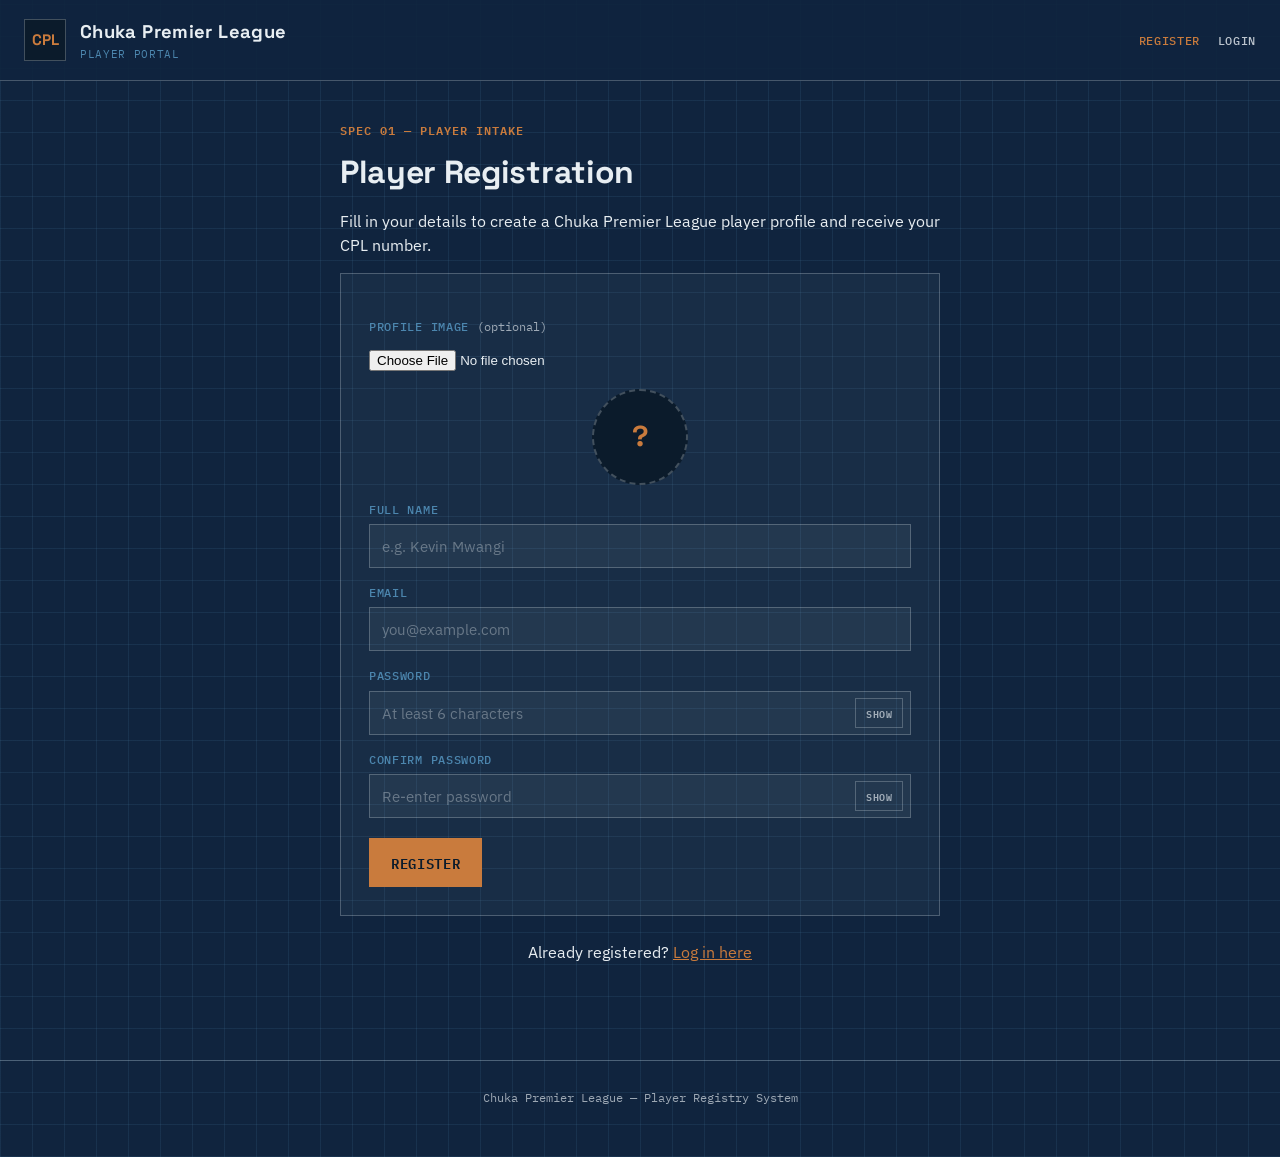
<file: index.html>
<!DOCTYPE html>
<html lang="en">
<head>
<meta charset="UTF-8" />
<meta name="viewport" content="width=device-width, initial-scale=1.0" />
<title>Player Registration | Chuka Premier League</title>
<link rel="stylesheet" href="style.css" />
</head>
<body>

<header class="site">
  <div class="logo-mark">CPL</div>
  <div class="brand">
    <strong>Chuka Premier League</strong>
    <span>Player Portal</span>
  </div>
  <nav>
    <a href="index.html" aria-current="page">Register</a>
    <a href="login.html">Login</a>
  </nav>
</header>

<main class="narrow">
  <span class="eyebrow">Spec 01 — Player Intake</span>
  <h1>Player Registration</h1>
  <p>Fill in your details to create a Chuka Premier League player profile and receive your CPL number.</p>

  <div class="panel">
    <form id="regForm">
      <label for="image">Profile Image <span class="opt">(optional)</span></label>
      <input type="file" id="image" accept="image/*" />
      <div class="avatar-preview-wrap">
        <img id="preview" class="avatar-preview" alt="Profile preview" />
        <div id="fallback" class="avatar-fallback">?</div>
      </div>

      <label for="name">Full Name</label>
      <input type="text" id="name" placeholder="e.g. Kevin Mwangi" required />

      <label for="email">Email</label>
      <input type="email" id="email" placeholder="you@example.com" required />

      <label for="password">Password</label>
      <div class="pw-wrap">
        <input type="password" id="password" required minlength="6" placeholder="At least 6 characters" />
        <button type="button" class="pw-toggle" data-target="password">Show</button>
      </div>

      <label for="confirmPassword">Confirm Password</label>
      <div class="pw-wrap">
        <input type="password" id="confirmPassword" required minlength="6" placeholder="Re-enter password" />
        <button type="button" class="pw-toggle" data-target="confirmPassword">Show</button>
      </div>

      <button type="submit" id="submitBtn">Register</button>
      <div id="msg" class="msg"></div>
    </form>
  </div>

  <p style="text-align:center;">Already registered? <a href="login.html">Log in here</a></p>
</main>

<footer>Chuka Premier League &mdash; Player Registry System</footer>

<script src="config.js"></script>
<script>
const form = document.getElementById('regForm');
const msg = document.getElementById('msg');
const submitBtn = document.getElementById('submitBtn');
const imageInput = document.getElementById('image');
const preview = document.getElementById('preview');
const fallback = document.getElementById('fallback');
const nameInput = document.getElementById('name');

function updateFallbackInitial() {
  const n = nameInput.value.trim();
  fallback.textContent = n ? n.charAt(0).toUpperCase() : '?';
}
nameInput.addEventListener('input', updateFallbackInitial);

imageInput.addEventListener('change', () => {
  const file = imageInput.files[0];
  if (file) {
    preview.src = URL.createObjectURL(file);
    preview.style.display = 'block';
    fallback.style.display = 'none';
  } else {
    preview.style.display = 'none';
    fallback.style.display = 'flex';
  }
});

document.querySelectorAll('.pw-toggle').forEach(btn => {
  btn.addEventListener('click', () => {
    const target = document.getElementById(btn.dataset.target);
    const isHidden = target.type === 'password';
    target.type = isHidden ? 'text' : 'password';
    btn.textContent = isHidden ? 'Hide' : 'Show';
  });
});

function showMsg(text, ok) {
  msg.textContent = text;
  msg.className = 'msg show ' + (ok ? 'ok' : 'err');
}

form.addEventListener('submit', async (e) => {
  e.preventDefault();
  msg.className = 'msg';

  const name = nameInput.value.trim();
  const email = document.getElementById('email').value.trim();
  const password = document.getElementById('password').value;
  const confirmPassword = document.getElementById('confirmPassword').value;

  if (password !== confirmPassword) {
    showMsg('Passwords do not match.', false);
    return;
  }

  submitBtn.disabled = true;
  submitBtn.textContent = 'Registering...';

  try {
    const imageBase64 = await fileToBase64(imageInput.files[0]);
    const result = await callApi('register', { name, email, password, image: imageBase64 });

    if (result.ok) {
      setSession(result.profile);
      showMsg('Registered! Your CPL number is ' + result.profile.CPLNumber + '. Redirecting...', true);
      setTimeout(() => { window.location.href = 'profile.html'; }, 1500);
    } else {
      showMsg(result.error || 'Registration failed.', false);
    }
  } catch (err) {
    showMsg('Network error: ' + err.message, false);
  } finally {
    submitBtn.disabled = false;
    submitBtn.textContent = 'Register';
  }
});
</script>
</body>
</html>
</file>
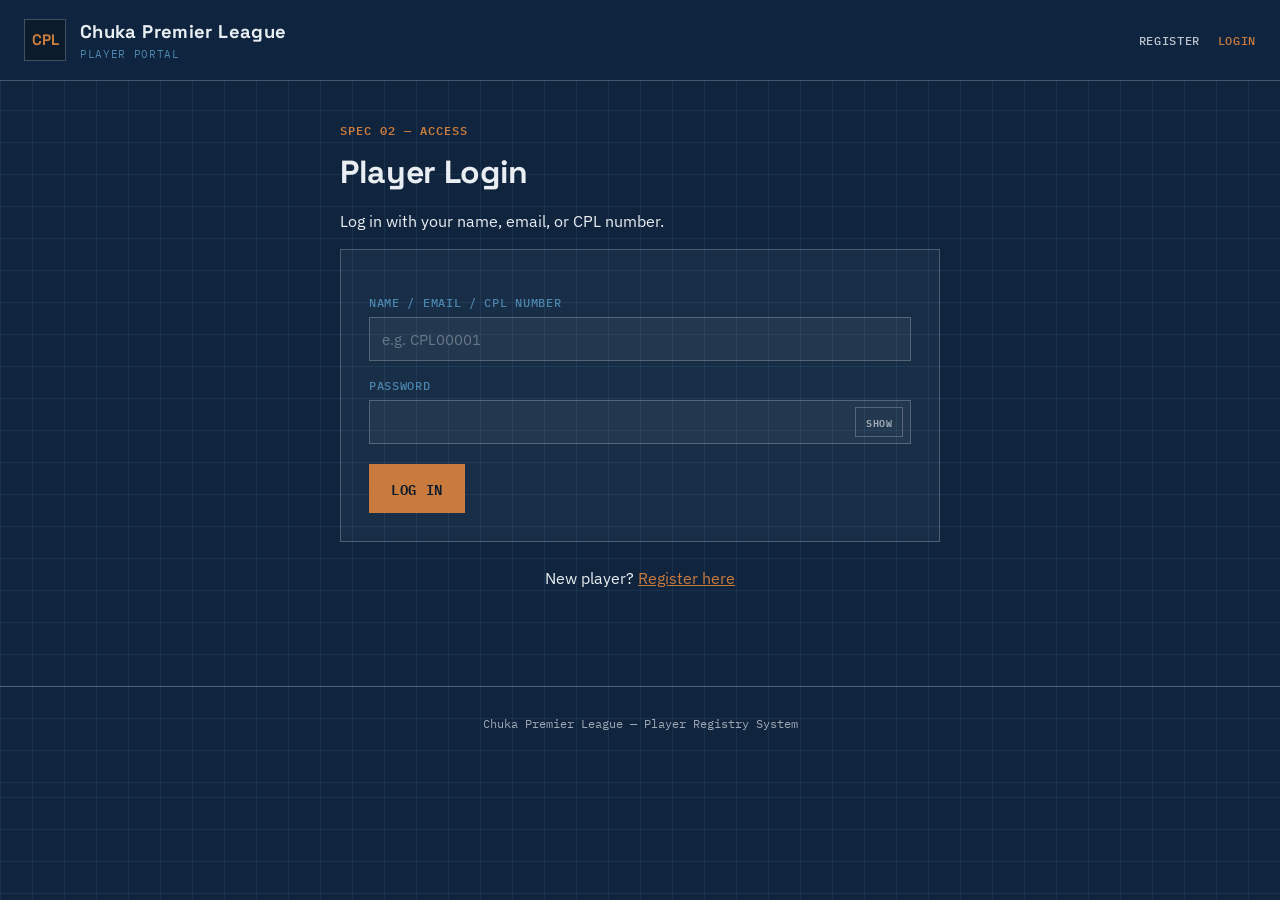
<file: login.html>
<!DOCTYPE html>
<html lang="en">
<head>
<meta charset="UTF-8" />
<meta name="viewport" content="width=device-width, initial-scale=1.0" />
<title>Login | Chuka Premier League</title>
<link rel="stylesheet" href="style.css" />
</head>
<body>

<header class="site">
  <div class="logo-mark">CPL</div>
  <div class="brand">
    <strong>Chuka Premier League</strong>
    <span>Player Portal</span>
  </div>
  <nav>
    <a href="index.html">Register</a>
    <a href="login.html" aria-current="page">Login</a>
  </nav>
</header>

<main class="narrow">
  <span class="eyebrow">Spec 02 — Access</span>
  <h1>Player Login</h1>
  <p>Log in with your name, email, or CPL number.</p>

  <div class="panel">
    <form id="loginForm">
      <label for="loginId">Name / Email / CPL Number</label>
      <input type="text" id="loginId" placeholder="e.g. CPL00001" required />

      <label for="password">Password</label>
      <div class="pw-wrap">
        <input type="password" id="password" required />
        <button type="button" class="pw-toggle" data-target="password">Show</button>
      </div>

      <button type="submit" id="submitBtn">Log In</button>
      <div id="msg" class="msg"></div>
    </form>
  </div>

  <p style="text-align:center;">New player? <a href="index.html">Register here</a></p>
</main>

<footer>Chuka Premier League &mdash; Player Registry System</footer>

<script src="config.js"></script>
<script>
const form = document.getElementById('loginForm');
const msg = document.getElementById('msg');
const submitBtn = document.getElementById('submitBtn');

document.querySelectorAll('.pw-toggle').forEach(btn => {
  btn.addEventListener('click', () => {
    const target = document.getElementById(btn.dataset.target);
    const isHidden = target.type === 'password';
    target.type = isHidden ? 'text' : 'password';
    btn.textContent = isHidden ? 'Hide' : 'Show';
  });
});

function showMsg(text, ok) {
  msg.textContent = text;
  msg.className = 'msg show ' + (ok ? 'ok' : 'err');
}

form.addEventListener('submit', async (e) => {
  e.preventDefault();
  msg.className = 'msg';

  const loginId = document.getElementById('loginId').value.trim();
  const password = document.getElementById('password').value;

  submitBtn.disabled = true;
  submitBtn.textContent = 'Logging in...';

  try {
    const result = await callApi('login', { loginId, password });
    if (result.ok) {
      setSession(result.profile);
      showMsg('Welcome back, ' + result.profile.Name + '! Redirecting...', true);
      setTimeout(() => { window.location.href = 'profile.html'; }, 1000);
    } else {
      showMsg(result.error || 'Login failed.', false);
    }
  } catch (err) {
    showMsg('Network error: ' + err.message, false);
  } finally {
    submitBtn.disabled = false;
    submitBtn.textContent = 'Log In';
  }
});
</script>
</body>
</html>
</file>
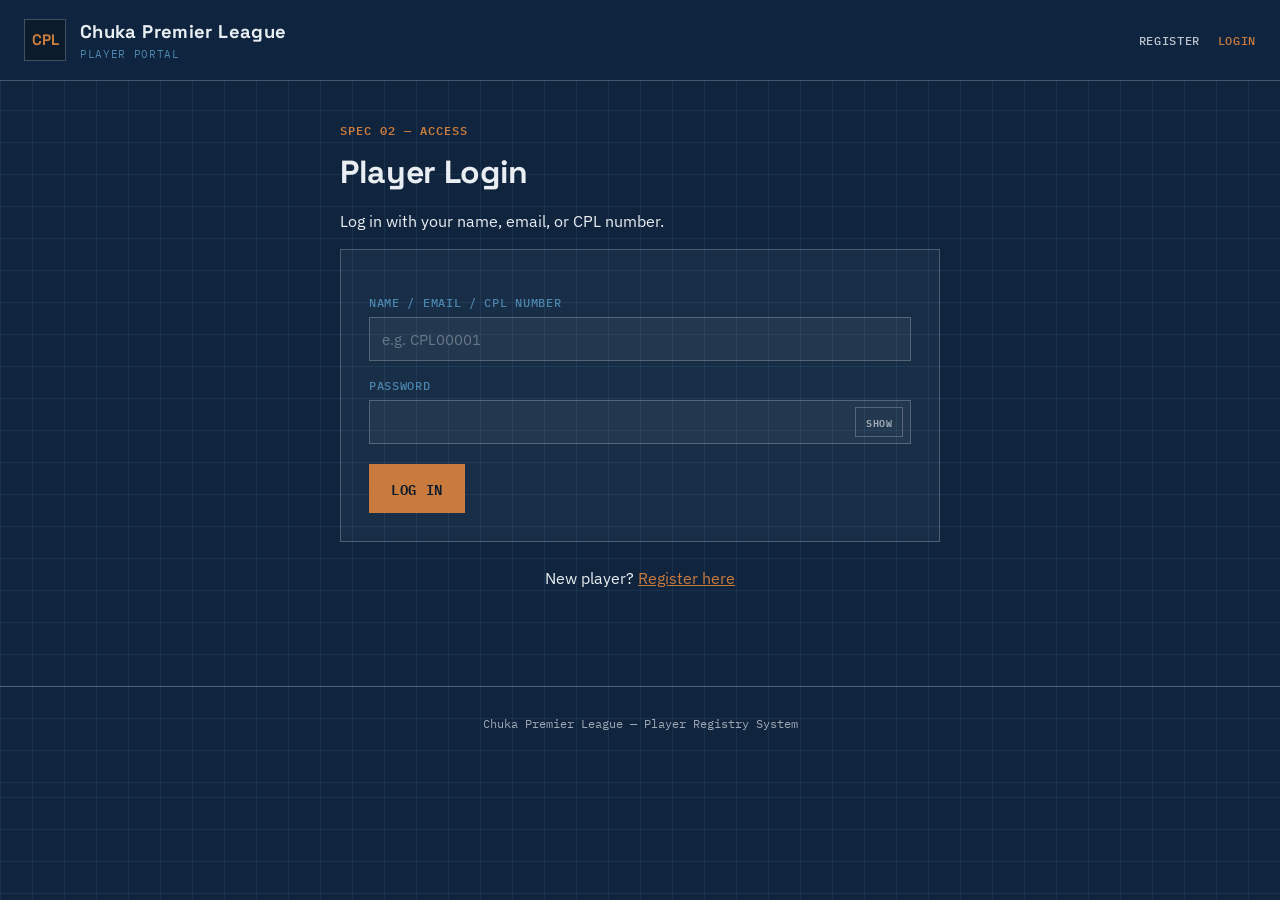
<file: profile.html>
<!DOCTYPE html>
<html lang="en">
<head>
<meta charset="UTF-8" />
<meta name="viewport" content="width=device-width, initial-scale=1.0" />
<title>My Profile | Chuka Premier League</title>
<link rel="stylesheet" href="style.css" />
</head>
<body>

<header class="site">
  <div class="logo-mark">CPL</div>
  <div class="brand">
    <strong>Chuka Premier League</strong>
    <span>Player Portal</span>
  </div>
  <nav>
    <a href="profile.html" aria-current="page">Profile</a>
    <a href="#" id="logoutLink">Log Out</a>
  </nav>
</header>

<main class="narrow">
  <span class="eyebrow">Spec 03 — Player Record</span>
  <h1>My Profile</h1>
  <p>View your player record and update your details or profile photo.</p>

  <div class="panel">
    <div class="player-header">
      <div class="avatar-upload" id="avatarUpload" title="Click to change photo">
        <img id="photo" class="photo" alt="Profile photo" style="display:none;" />
        <div id="photoFallback" class="avatar-fallback">?</div>
        <div class="avatar-edit-badge">Change</div>
      </div>
      <input type="file" id="image" accept="image/*" style="display:none;" />
      <div class="meta">
        <div class="cpl-number" id="cplBadge">CPL Number: —</div>
        <div id="metaName" style="color:var(--muted);font-size:0.9rem;"></div>
        <div id="photoHint" style="color:var(--muted);font-size:0.78rem;margin-top:6px;">Click your photo to upload a new one.</div>
      </div>
    </div>
  </div>

  <div class="panel">
    <form id="profileForm">
      <label for="name">Full Name</label>
      <input type="text" id="name" required />

      <label for="email">Email</label>
      <input type="email" id="email" required />

      <label for="newPassword">New Password <span class="opt">(leave blank to keep current)</span></label>
      <div class="pw-wrap">
        <input type="password" id="newPassword" minlength="6" placeholder="At least 6 characters" />
        <button type="button" class="pw-toggle" data-target="newPassword">Show</button>
      </div>

      <label for="currentPassword">Current Password <span class="opt">(required to save)</span></label>
      <div class="pw-wrap">
        <input type="password" id="currentPassword" required />
        <button type="button" class="pw-toggle" data-target="currentPassword">Show</button>
      </div>

      <button type="submit" id="submitBtn">Save Changes</button>
      <button type="button" class="btn secondary" id="logoutBtn">Log Out</button>
      <div id="msg" class="msg"></div>
    </form>
  </div>
</main>

<style>
  .avatar-upload{position:relative;cursor:pointer;width:120px;height:120px;flex:0 0 auto;}
  .avatar-upload .photo,.avatar-upload .avatar-fallback{width:120px;height:120px;}
  .avatar-edit-badge{
    position:absolute;bottom:0;left:0;right:0;
    background:rgba(11,27,43,0.85);
    color:var(--gold);
    font-family:'IBM Plex Mono',monospace;
    font-size:0.62rem;letter-spacing:0.05em;text-transform:uppercase;
    text-align:center;padding:4px 0;
    border-bottom-left-radius:50%;border-bottom-right-radius:50%;
    opacity:0;transition:opacity .15s ease;
  }
  .avatar-upload:hover .avatar-edit-badge{opacity:1;}
</style>

<footer>Chuka Premier League &mdash; Player Registry System</footer>

<script src="config.js"></script>
<script>
const session = getSession();
if (!session) {
  window.location.href = 'login.html';
}

const form = document.getElementById('profileForm');
const msg = document.getElementById('msg');
const submitBtn = document.getElementById('submitBtn');
const imageInput = document.getElementById('image');
const avatarUpload = document.getElementById('avatarUpload');
const photo = document.getElementById('photo');
const photoFallback = document.getElementById('photoFallback');
const photoHint = document.getElementById('photoHint');
const cplBadge = document.getElementById('cplBadge');
const metaName = document.getElementById('metaName');
const nameInput = document.getElementById('name');

let pendingImageBase64 = ''; // set once a new photo is picked, cleared after save

function fillForm(p) {
  cplBadge.textContent = 'CPL Number: ' + p.CPLNumber;
  metaName.textContent = p.Name + ' — ' + p.Email;
  nameInput.value = p.Name || '';
  document.getElementById('email').value = p.Email || '';

  if (p.ImageUrl) {
    photo.src = p.ImageUrl;
    photo.style.display = 'block';
    photoFallback.style.display = 'none';
  } else {
    photo.style.display = 'none';
    photoFallback.style.display = 'flex';
    photoFallback.textContent = (p.Name || '?').charAt(0).toUpperCase();
  }
}

fillForm(session);

// Refresh from server in case data changed elsewhere
(async () => {
  const result = await callApi('getProfile', { cplNumber: session.CPLNumber });
  if (result.ok) {
    setSession(result.profile);
    fillForm(result.profile);
  }
})();

avatarUpload.addEventListener('click', () => imageInput.click());

imageInput.addEventListener('change', async () => {
  const file = imageInput.files[0];
  if (!file) return;
  pendingImageBase64 = await fileToBase64(file);
  photo.src = URL.createObjectURL(file);
  photo.style.display = 'block';
  photoFallback.style.display = 'none';
  photoHint.textContent = 'New photo selected — click "Save Changes" below to apply it.';
  photoHint.style.color = 'var(--gold)';
});

document.querySelectorAll('.pw-toggle').forEach(btn => {
  btn.addEventListener('click', () => {
    const target = document.getElementById(btn.dataset.target);
    const isHidden = target.type === 'password';
    target.type = isHidden ? 'text' : 'password';
    btn.textContent = isHidden ? 'Hide' : 'Show';
  });
});

function showMsg(text, ok) {
  msg.textContent = text;
  msg.className = 'msg show ' + (ok ? 'ok' : 'err');
}

form.addEventListener('submit', async (e) => {
  e.preventDefault();
  msg.className = 'msg';

  const name = nameInput.value.trim();
  const email = document.getElementById('email').value.trim();
  const newPassword = document.getElementById('newPassword').value;
  const currentPassword = document.getElementById('currentPassword').value;

  submitBtn.disabled = true;
  submitBtn.textContent = 'Saving...';

  try {
    const payload = { cplNumber: session.CPLNumber, currentPassword, name, email };
    if (newPassword) payload.newPassword = newPassword;
    if (pendingImageBase64) payload.image = pendingImageBase64;

    const result = await callApi('updateProfile', payload);
    if (result.ok) {
      setSession(result.profile);
      fillForm(result.profile);
      imageInput.value = '';
      pendingImageBase64 = '';
      photoHint.textContent = 'Click your photo to upload a new one.';
      photoHint.style.color = 'var(--muted)';
      document.getElementById('currentPassword').value = '';
      document.getElementById('newPassword').value = '';
      showMsg('Profile updated successfully.', true);
    } else {
      showMsg(result.error || 'Update failed.', false);
    }
  } catch (err) {
    showMsg('Network error: ' + err.message, false);
  } finally {
    submitBtn.disabled = false;
    submitBtn.textContent = 'Save Changes';
  }
});

function doLogout(e) {
  if (e) e.preventDefault();
  clearSession();
  window.location.href = 'login.html';
}
document.getElementById('logoutBtn').addEventListener('click', doLogout);
document.getElementById('logoutLink').addEventListener('click', doLogout);
</script>
</body>
</html>
</file>
<file: style.css>
/* ==========================================================
   CHUKA PREMIER LEAGUE — site-wide stylesheet
   "Engineering blueprint" theme — grid-paper navy background,
   copper accent, spec-sheet numbered sections, mono labels.
   Shared by every page in the site (flat file structure).
   ========================================================== */

@import url('https://fonts.googleapis.com/css2?family=Space+Grotesk:wght@400;500;600;700&family=IBM+Plex+Sans:wght@400;500;600&family=IBM+Plex+Mono:wght@400;500;600&display=swap');

:root{
  --soil:      #10243E;
  --soil-dark: #0B1B2B;
  --cream:     #10243E;
  --gold:      #C97B3D;
  --maroon:    #B5672E;
  --ink:       #E8EEF2;
  --muted:     rgba(232,238,242,0.65);
  --line:      rgba(232,238,242,0.25);
  --blueprint-line: #4C86AE;
  --ok:        #3F8F5F;
  --warn:      #B4453A;
  --radius:    0px;
  --shadow:    none;
  --wash:      rgba(232,238,242,0.04);
  --wash-2:    rgba(232,238,242,0.07);
}

*{box-sizing:border-box;}
html{scroll-behavior:smooth;}
body{
  margin:0;
  font-family:'IBM Plex Sans', sans-serif;
  background:
    repeating-linear-gradient(0deg, rgba(76,134,174,0.14) 0px, rgba(76,134,174,0.14) 1px, transparent 1px, transparent 32px),
    repeating-linear-gradient(90deg, rgba(76,134,174,0.14) 0px, rgba(76,134,174,0.14) 1px, transparent 1px, transparent 32px),
    var(--cream);
  color:var(--ink);
  line-height:1.5;
}
h1,h2,h3,.display{
  font-family:'Space Grotesk', sans-serif;
  font-weight:700;
  letter-spacing:-0.01em;
  margin:0 0 0.4em 0;
  color:var(--ink);
}
p{margin:0 0 1em 0;}
a{color:var(--gold);}
img{max-width:100%;}

/* ---------- header / nav ---------- */
header.site{
  background:rgba(16,36,62,0.92);
  color:var(--ink);
  padding:18px 24px;
  display:flex;
  align-items:center;
  gap:14px;
  border-bottom:1px solid var(--line);
  position:sticky;
  top:0;
  z-index:10;
}
header.site img.logo{height:42px;width:42px;object-fit:contain;border:1px solid var(--line);background:var(--ink);padding:4px;}
header.site .logo-mark{
  height:42px;width:42px;display:flex;align-items:center;justify-content:center;
  border:1px solid var(--line);background:var(--soil-dark);color:var(--gold);
  font-family:'Space Grotesk',sans-serif;font-weight:700;font-size:0.95rem;
}
header.site .brand{display:flex;flex-direction:column;}
header.site .brand strong{font-family:'Space Grotesk',sans-serif;font-size:1.15rem;font-weight:700;letter-spacing:0.02em;}
header.site .brand span{font-family:'IBM Plex Mono',monospace;font-size:0.7rem;letter-spacing:0.06em;text-transform:uppercase;color:var(--blueprint-line);}
header.site nav{margin-left:auto;display:flex;gap:18px;flex-wrap:wrap;}
header.site nav a{
  color:rgba(232,238,242,0.8);
  text-decoration:none;
  font-family:'IBM Plex Mono',monospace;
  font-size:0.78rem;
  letter-spacing:0.05em;
  text-transform:uppercase;
  font-weight:500;
}
header.site nav a:hover{color:var(--gold);}
header.site nav a.hi,header.site nav a[aria-current="page"]{color:var(--gold);}

main{max-width:960px;margin:0 auto;padding:40px 20px 80px;}
main.narrow{max-width:640px;}

.eyebrow{
  font-family:'IBM Plex Mono',monospace;
  font-size:0.78rem;
  letter-spacing:0.08em;
  text-transform:uppercase;
  color:var(--gold);
  font-weight:600;
  margin-bottom:8px;
  display:block;
}

.panel{
  background:var(--wash);
  border:1px solid var(--line);
  border-radius:var(--radius);
  padding:28px;
  box-shadow:var(--shadow);
  margin-bottom:24px;
}

/* ---------- forms ---------- */
label{
  display:block;
  font-family:'IBM Plex Mono',monospace;
  font-weight:500;
  font-size:0.72rem;
  letter-spacing:0.06em;
  text-transform:uppercase;
  margin:16px 0 6px;
  color:var(--blueprint-line);
}
label .opt{font-weight:400;color:var(--muted);font-size:0.75rem;text-transform:none;letter-spacing:0;}
input[type=text],input[type=email],input[type=password],input[type=tel],textarea,select{
  width:100%;
  padding:11px 12px;
  border:1px solid var(--line);
  border-radius:var(--radius);
  font-size:0.95rem;
  font-family:inherit;
  background:rgba(232,238,242,0.05);
  color:var(--ink);
}
textarea{resize:vertical;min-height:100px;}
input::placeholder,textarea::placeholder{color:rgba(232,238,242,0.35);}
input:focus,textarea:focus,select:focus{outline:2px solid var(--gold);outline-offset:1px;border-color:var(--gold);}
input[type=file]{padding:8px 0;}

button, .btn{
  display:inline-block;
  background:var(--gold);
  color:var(--soil-dark);
  border:none;
  border-radius:var(--radius);
  padding:13px 22px;
  font-weight:600;
  font-size:0.85rem;
  font-family:'IBM Plex Mono',monospace;
  letter-spacing:0.05em;
  text-transform:uppercase;
  cursor:pointer;
  text-decoration:none;
  margin-top:20px;
  transition:filter .15s ease, transform .1s ease;
}
button:hover,.btn:hover{filter:brightness(1.1);}
button:active,.btn:active{transform:translateY(1px);}
button:disabled{opacity:0.5;cursor:not-allowed;}
.btn.secondary{background:transparent;color:var(--ink);border:1px solid var(--line);}
.btn.secondary:hover{border-color:var(--gold);color:var(--gold);}

.msg{padding:12px 14px;border-radius:var(--radius);font-size:0.9rem;margin-top:16px;display:none;border:1px solid transparent;}
.msg.show{display:block;}
.msg.ok{background:rgba(63,143,95,0.12);color:var(--ok);border-color:rgba(63,143,95,0.4);}
.msg.err{background:rgba(180,69,58,0.12);color:var(--warn);border-color:rgba(180,69,58,0.4);}

.tabs{display:flex;gap:6px;margin-bottom:24px;}
.tabs button{flex:1;margin:0;background:transparent;color:var(--ink);border:1px solid var(--line);}
.tabs button.active{background:var(--gold);color:var(--soil-dark);border-color:var(--gold);}
.tab-panel{display:none;}
.tab-panel.active{display:block;}

/* ---------- tables (standings / fixtures / equipment) ---------- */
table.data{
  width:100%;
  border-collapse:collapse;
  font-size:0.9rem;
}
table.data th{
  font-family:'IBM Plex Mono',monospace;
  font-size:0.68rem;
  letter-spacing:0.06em;
  text-transform:uppercase;
  color:var(--blueprint-line);
  text-align:left;
  padding:8px 10px;
  border-bottom:1px solid var(--line);
}
table.data td{
  padding:9px 10px;
  border-bottom:1px solid var(--wash-2);
}
table.data tr:hover td{background:var(--wash);}
table.data td.num, table.data th.num{text-align:center;}
table.data tr.top-row td{color:var(--gold);font-weight:600;}

/* ---------- pills / badges ---------- */
.pill{
  display:inline-block;
  font-family:'IBM Plex Mono',monospace;
  font-size:0.68rem;
  letter-spacing:0.05em;
  text-transform:uppercase;
  padding:3px 9px;
  border-radius:12px;
  border:1px solid var(--line);
}
.pill.ok{color:var(--ok);border-color:rgba(63,143,95,0.4);background:rgba(63,143,95,0.12);}
.pill.warn{color:var(--warn);border-color:rgba(180,69,58,0.4);background:rgba(180,69,58,0.12);}
.pill.neutral{color:var(--muted);}

/* ---------- card grids (teams / news / equipment) ---------- */
.card-grid{
  display:grid;
  grid-template-columns:repeat(auto-fill,minmax(230px,1fr));
  gap:16px;
}
.card{
  background:var(--wash);
  border:1px solid var(--line);
  padding:18px;
  text-decoration:none;
  color:var(--ink);
  display:block;
  transition:border-color .15s ease;
}
.card:hover{border-color:var(--gold);}
.card img.thumb{width:56px;height:56px;object-fit:contain;background:var(--soil-dark);border:1px solid var(--line);padding:4px;margin-bottom:10px;}
.card h3{font-size:1rem;margin-bottom:4px;}
.card p{font-size:0.82rem;color:var(--muted);margin:0;}

/* ---------- player / avatar ---------- */
.avatar-preview-wrap{margin-top:10px;text-align:center;}
.avatar-preview{
  width:96px;height:96px;border-radius:50%;object-fit:cover;
  border:2px solid var(--gold);
  background:var(--soil-dark);
  display:none;
  margin:0 auto;
}
.avatar-fallback{
  width:96px;height:96px;border-radius:50%;
  display:flex;align-items:center;justify-content:center;
  font-family:'Space Grotesk',sans-serif;font-weight:700;font-size:1.8rem;color:var(--gold);
  border:2px dashed var(--line);
  background:var(--soil-dark);
  margin:0 auto;
}
.player-header{display:flex;gap:20px;align-items:center;flex-wrap:wrap;}
.player-header img.photo, .player-header .avatar-fallback{
  width:120px;height:120px;border-radius:50%;object-fit:cover;
  border:3px solid var(--gold);background:var(--soil-dark);
}
.player-header .meta{flex:1;min-width:200px;}
.cpl-number{
  font-family:'Space Grotesk',sans-serif;
  font-weight:700;font-size:1.1rem;color:var(--gold);letter-spacing:0.03em;
}

.pw-wrap{position:relative;}
.pw-wrap input{padding-right:70px;}
.pw-toggle{
  position:absolute;right:8px;top:50%;transform:translateY(-50%);
  background:transparent;border:1px solid var(--line);color:var(--muted);
  margin:0;padding:5px 10px;font-size:0.65rem;letter-spacing:0.04em;
  text-transform:uppercase;font-family:'IBM Plex Mono',monospace;cursor:pointer;
}
.pw-toggle:hover{color:var(--gold);border-color:var(--gold);filter:none;}

/* ---------- card generator (player.html) ---------- */
#playerCardTemplate{
  width:400px;padding:24px;background:var(--soil-dark);
  border:2px solid var(--gold);color:var(--ink);
  font-family:'IBM Plex Sans',sans-serif;
}
#playerCardTemplate .cardTop{display:flex;gap:16px;align-items:center;}
#playerCardTemplate img.cardPhoto{width:84px;height:84px;border-radius:50%;object-fit:cover;border:2px solid var(--gold);}
#playerCardTemplate .cardQr{margin-top:16px;text-align:center;}

/* ---------- loaders / empty states ---------- */
.loading, .empty{
  font-family:'IBM Plex Mono',monospace;
  font-size:0.82rem;
  color:var(--muted);
  padding:16px 0;
}

footer{
  text-align:center;
  color:var(--muted);
  font-family:'IBM Plex Mono',monospace;
  font-size:0.75rem;
  padding:28px 20px 50px;
  border-top:1px solid var(--line);
}

@media(max-width:640px){
  header.site{flex-wrap:wrap;}
  header.site nav{margin-left:0;gap:12px;}
  .player-header{flex-direction:column;text-align:center;}
}
</file>
